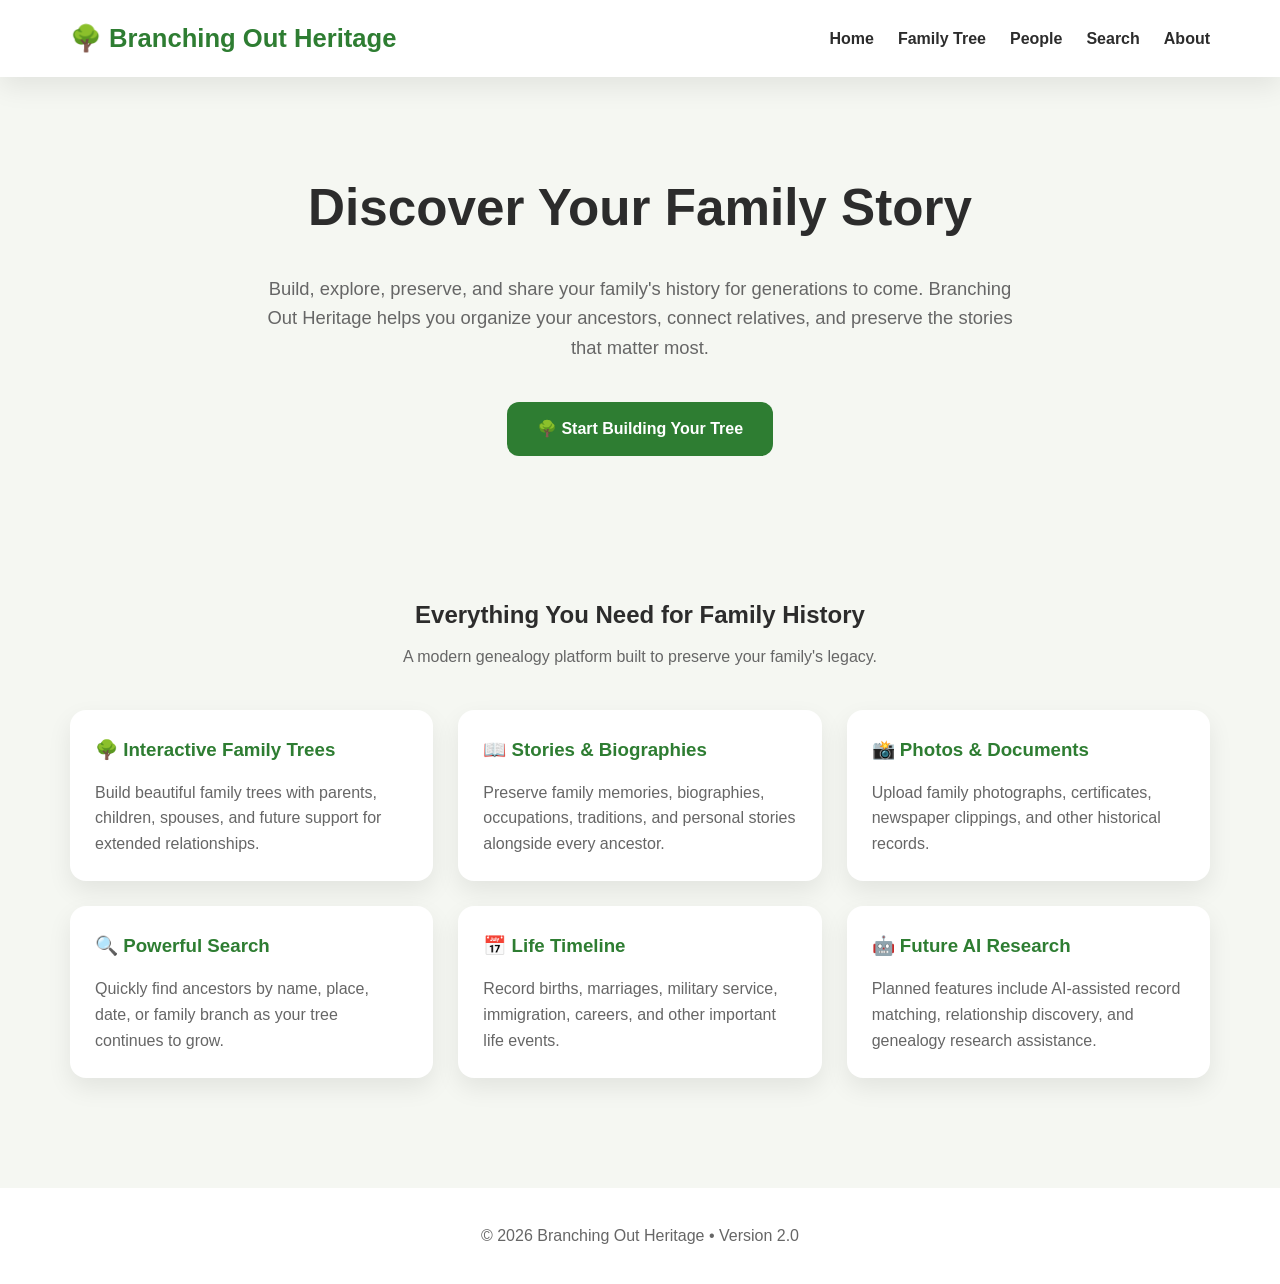
<file: index.html>
<!DOCTYPE html>
<html lang="en">

<head>

    <meta charset="UTF-8">
    <meta name="viewport" content="width=device-width, initial-scale=1.0">

    <title>Branching Out Heritage</title>

    <link rel="stylesheet" href="style.css">

</head>

<body>

    <header>

        <div class="nav-container">

            <div class="logo">
                🌳 Branching Out Heritage
            </div>

            <nav>
                <a href="index.html">Home</a>
                <a href="pages/tree.html">Family Tree</a>
                <a href="#">People</a>
                <a href="#">Search</a>
                <a href="#">About</a>
            </nav>

        </div>

    </header>

    <main>

        <section class="hero">

            <h1>
                Discover Your Family Story
            </h1>

            <p>
                Build, explore, preserve, and share your family's history for generations to come. Branching Out Heritage helps you organize your ancestors, connect relatives, and preserve the stories that matter most.
            </p>

            <div class="hero-buttons">

                <a href="pages/tree.html" class="button">
                    🌳 Start Building Your Tree
                </a>

            </div>

        </section>

        <section class="section">

            <div class="section-title">

                <h2>Everything You Need for Family History</h2>

                <p>
                    A modern genealogy platform built to preserve your family's legacy.
                </p>

            </div>

            <div class="grid">

                <div class="card">

                    <h3>🌳 Interactive Family Trees</h3>

                    <p>
                        Build beautiful family trees with parents, children, spouses, and future support for extended relationships.
                    </p>

                </div>

                <div class="card">

                    <h3>📖 Stories & Biographies</h3>

                    <p>
                        Preserve family memories, biographies, occupations, traditions, and personal stories alongside every ancestor.
                    </p>

                </div>

                <div class="card">

                    <h3>📸 Photos & Documents</h3>

                    <p>
                        Upload family photographs, certificates, newspaper clippings, and other historical records.
                    </p>

                </div>

                <div class="card">

                    <h3>🔍 Powerful Search</h3>

                    <p>
                        Quickly find ancestors by name, place, date, or family branch as your tree continues to grow.
                    </p>

                </div>

                <div class="card">

                    <h3>📅 Life Timeline</h3>

                    <p>
                        Record births, marriages, military service, immigration, careers, and other important life events.
                    </p>

                </div>

                <div class="card">

                    <h3>🤖 Future AI Research</h3>

                    <p>
                        Planned features include AI-assisted record matching, relationship discovery, and genealogy research assistance.
                    </p>

                </div>

            </div>

        </section>

    </main>

    <footer>

        <p>
            © 2026 Branching Out Heritage • Version 2.0
        </p>

    </footer>

</body>

</html>
</file>
<file: style.css>
/* ======================================================
   Branching Out Heritage v2
   Global Design System
====================================================== */

/* ---------- Variables ---------- */

:root{

    --primary:#2E7D32;
    --primary-dark:#1B5E20;

    --secondary:#8D6E63;

    --background:#F5F7F2;

    --surface:#FFFFFF;

    --text:#2C2C2C;

    --text-light:#666666;

    --border:#D8E2D1;

    --success:#4CAF50;

    --danger:#D32F2F;

    --shadow:0 10px 25px rgba(0,0,0,.08);

    --radius:16px;

    --transition:.25s ease;

    --max-width:1200px;

}


/* ---------- Reset ---------- */

*{

    margin:0;

    padding:0;

    box-sizing:border-box;

}


html{

    scroll-behavior:smooth;

}


body{

    font-family:Arial, Helvetica, sans-serif;

    background:var(--background);

    color:var(--text);

    line-height:1.6;

}


/* ---------- Header ---------- */

header{

    background:var(--surface);

    position:sticky;

    top:0;

    z-index:1000;

    box-shadow:var(--shadow);

}


.nav-container{

    max-width:var(--max-width);

    margin:auto;

    padding:18px 30px;

    display:flex;

    justify-content:space-between;

    align-items:center;

}


.logo{

    font-size:1.6rem;

    font-weight:bold;

    color:var(--primary);

}


nav{

    display:flex;

    gap:24px;

    flex-wrap:wrap;

}


nav a{

    text-decoration:none;

    color:var(--text);

    font-weight:600;

    transition:var(--transition);

}


nav a:hover{

    color:var(--primary);

}


/* ---------- Hero ---------- */

.hero{

    max-width:var(--max-width);

    margin:auto;

    text-align:center;

    padding:90px 30px;

}


.hero h1{

    font-size:3.2rem;

    margin-bottom:25px;

}


.hero p{

    max-width:750px;

    margin:auto;

    color:var(--text-light);

    font-size:1.15rem;

}


.hero-buttons{

    margin-top:40px;

}


/* ---------- Buttons ---------- */

.button{

    display:inline-block;

    padding:14px 30px;

    background:var(--primary);

    color:white;

    text-decoration:none;

    border-radius:12px;

    font-weight:bold;

    transition:var(--transition);

}


.button:hover{

    background:var(--primary-dark);

    transform:translateY(-3px);

}


/* ---------- Sections ---------- */

.section{

    max-width:var(--max-width);

    margin:auto;

    padding:50px 30px;

}


.section-title{

    text-align:center;

    margin-bottom:40px;

}


.section-title h2{

    margin-bottom:10px;

}


.section-title p{

    color:var(--text-light);

}


/* ---------- Cards ---------- */

.grid{

    display:grid;

    grid-template-columns:repeat(auto-fit,minmax(280px,1fr));

    gap:25px;

}


.card{

    background:var(--surface);

    padding:25px;

    border-radius:var(--radius);

    box-shadow:var(--shadow);

    transition:var(--transition);

}


.card:hover{

    transform:translateY(-6px);

}


.card h3{

    margin-bottom:15px;

    color:var(--primary);

}


.card p{

    color:var(--text-light);

}


/* ---------- Forms ---------- */

input,

select,

textarea{

    width:100%;

    padding:12px;

    margin-top:8px;

    margin-bottom:18px;

    border:1px solid var(--border);

    border-radius:10px;

    font-size:1rem;

    background:white;

}


textarea{

    resize:vertical;

    min-height:120px;

}


button{

    padding:12px 22px;

    border:none;

    border-radius:10px;

    background:var(--primary);

    color:white;

    cursor:pointer;

    font-size:1rem;

    transition:var(--transition);

}


button:hover{

    background:var(--primary-dark);

}


/* ---------- Tables ---------- */

table{

    width:100%;

    border-collapse:collapse;

    margin-top:20px;

    background:white;

    box-shadow:var(--shadow);

}


th{

    background:var(--primary);

    color:white;

    padding:14px;

}


td{

    padding:14px;

    border-bottom:1px solid var(--border);

}


tr:hover{

    background:#F3F7F0;

}


/* ---------- Footer ---------- */

footer{

    margin-top:60px;

    background:var(--surface);

    text-align:center;

    padding:35px;

    color:var(--text-light);

}


/* ---------- Responsive ---------- */

@media(max-width:768px){

    .nav-container{

        flex-direction:column;

        gap:20px;

    }

    nav{

        justify-content:center;

    }

    .hero h1{

        font-size:2.3rem;

    }

}
</file>
